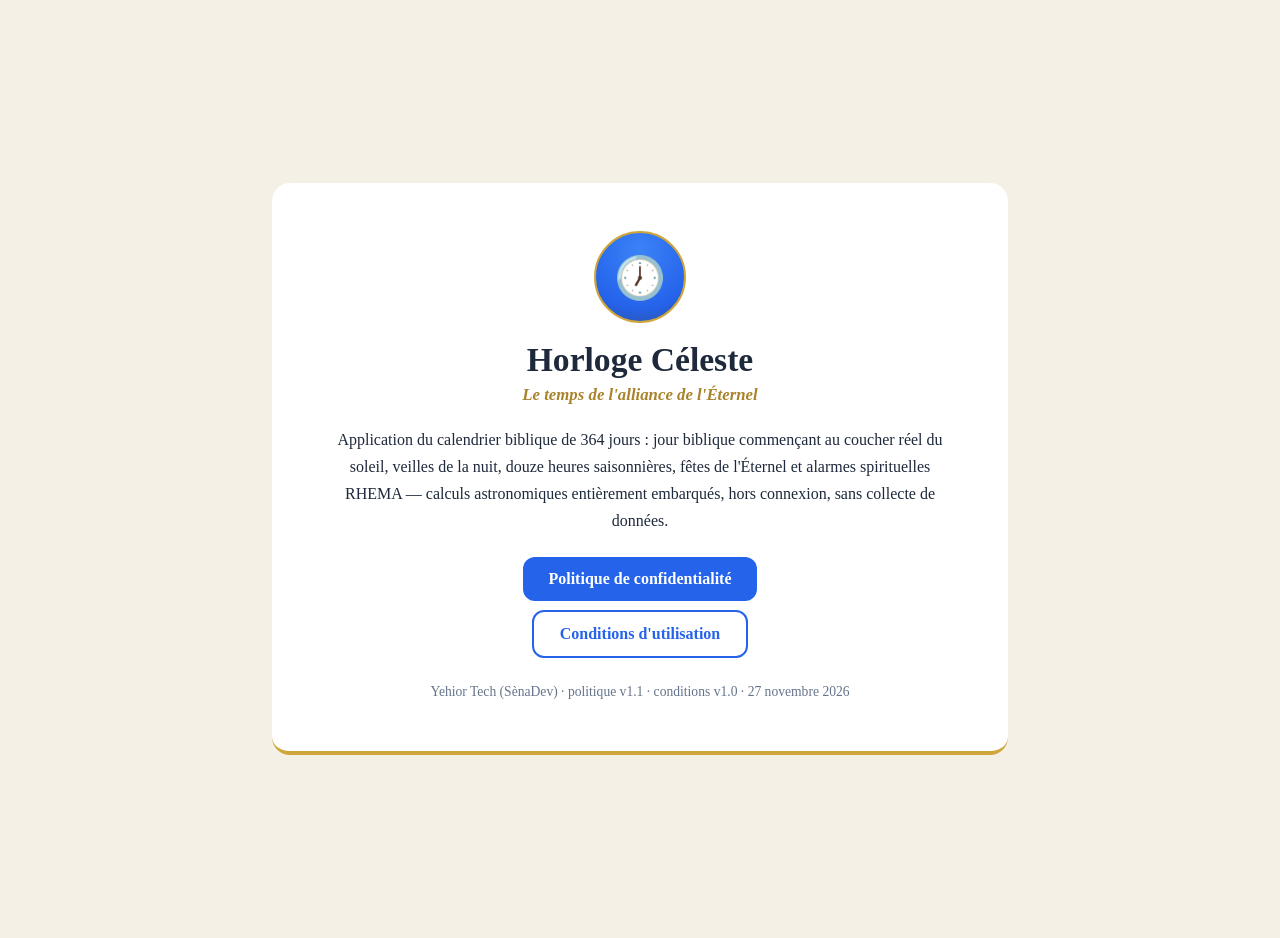
<file: docs/index.html>
<!DOCTYPE html>
<html lang="fr">
<head>
<meta charset="utf-8">
<meta name="viewport" content="width=device-width, initial-scale=1">
<title>Horloge Céleste — Le temps de l'alliance de l'Éternel</title>
<meta name="description" content="Site officiel de l'application Horloge Céleste : calendrier biblique de 364 jours, horloge divine et alarmes spirituelles RHEMA.">
<style>
  body { font-family: Georgia, "Times New Roman", serif; color: #1E293B;
         background: #F5F0E6; margin: 0; min-height: 100vh;
         display: flex; align-items: center; justify-content: center;
         padding: 1.2rem; }
  .page { max-width: 640px; width: 100%; background: #FFFFFF;
          border-radius: 18px; padding: clamp(1.6rem, 5vw, 3rem);
          border-bottom: 4px solid #CFA63A;
          text-align: center; }
  .embleme { width: clamp(64px, 14vw, 88px); height: clamp(64px, 14vw, 88px);
             margin: 0 auto 1.1rem; background: radial-gradient(circle at 50% 20%, #3B82F6, #2563EB 70%, #334155 130%);
             border: 2px solid #CFA63A; border-radius: 50%;
             display: flex; align-items: center; justify-content: center;
             font-size: clamp(1.9rem, 5vw, 2.6rem); }
  h1 { font-size: clamp(1.5rem, 5vw, 2.1rem); margin: 0 0 .4rem; }
  .sous-titre { color: #A9832C; font-weight: bold; font-style: italic;
                font-size: clamp(.9rem, 3vw, 1.05rem); margin-bottom: 1.3rem; }
  p { line-height: 1.7; font-size: clamp(.92rem, 2.6vw, 1rem); margin: 0 0 1.4rem; }
  a.bouton { display: inline-block; background: #2563EB; color: #FFFFFF;
             text-decoration: none; font-weight: bold;
             padding: .8rem 1.6rem; border-radius: 12px;
             font-size: clamp(.9rem, 2.6vw, 1rem); }
  a.bouton:hover { background: #1E40AF; }
  a.bouton.contour { background: transparent; color: #2563EB;
                     border: 2px solid #2563EB; margin-top: .6rem; }
  a.bouton.contour:hover { background: #EFF6FF; }
  .maj { color: #64748B; font-size: .85rem; margin-top: 1.4rem; margin-bottom: 0; }
</style>
</head>
<body>
<div class="page">
  <div class="embleme">🕖</div>
  <h1>Horloge Céleste</h1>
  <div class="sous-titre">Le temps de l'alliance de l'Éternel</div>
  <p>Application du calendrier biblique de 364 jours : jour biblique
  commençant au coucher réel du soleil, veilles de la nuit, douze heures
  saisonnières, fêtes de l'Éternel et alarmes spirituelles RHEMA — calculs
  astronomiques entièrement embarqués, hors connexion, sans collecte de
  données.</p>
  <a class="bouton" href="politique-confidentialite.html">Politique de confidentialité</a>
  <br>
  <a class="bouton contour" href="conditions-utilisation.html">Conditions d'utilisation</a>
  <p class="maj">Yehior Tech (SènaDev) · politique v1.1 · conditions v1.0 · 27 novembre 2026</p>
</div>
</body>
</html>
</file>
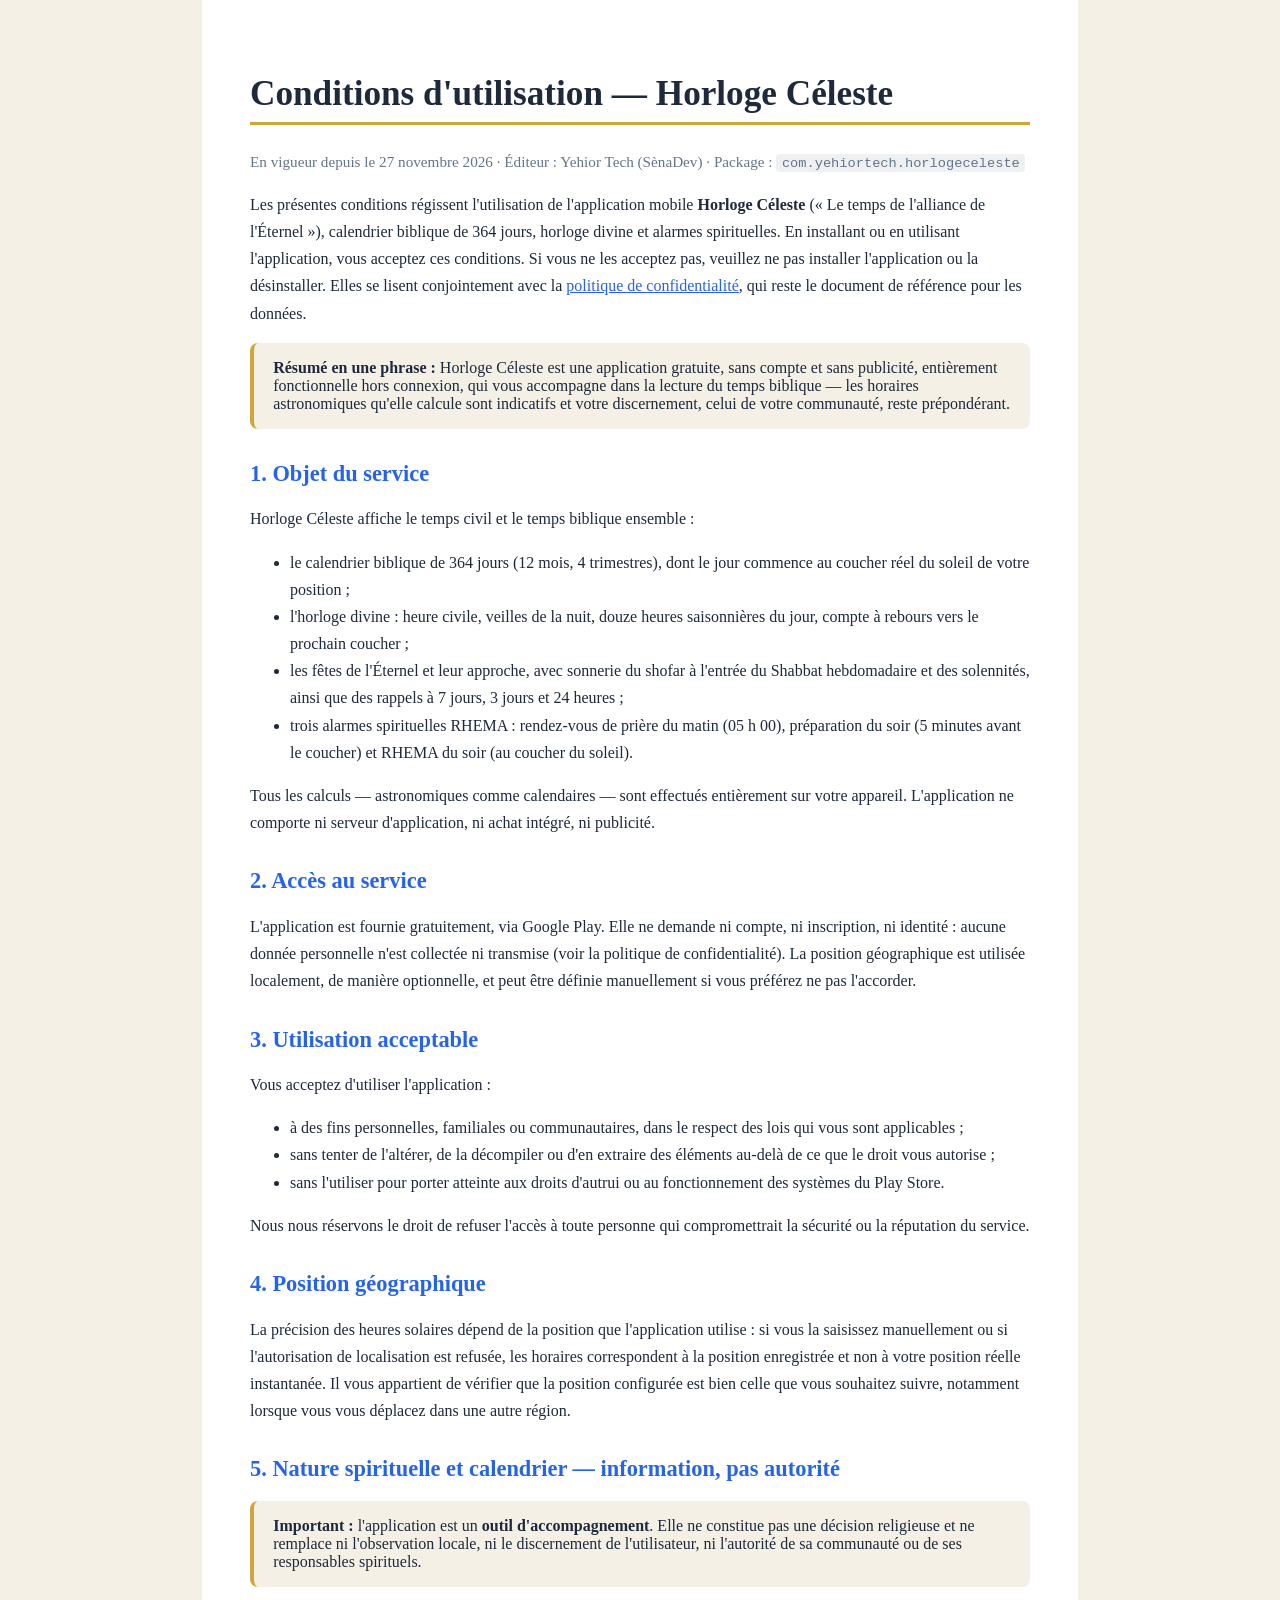
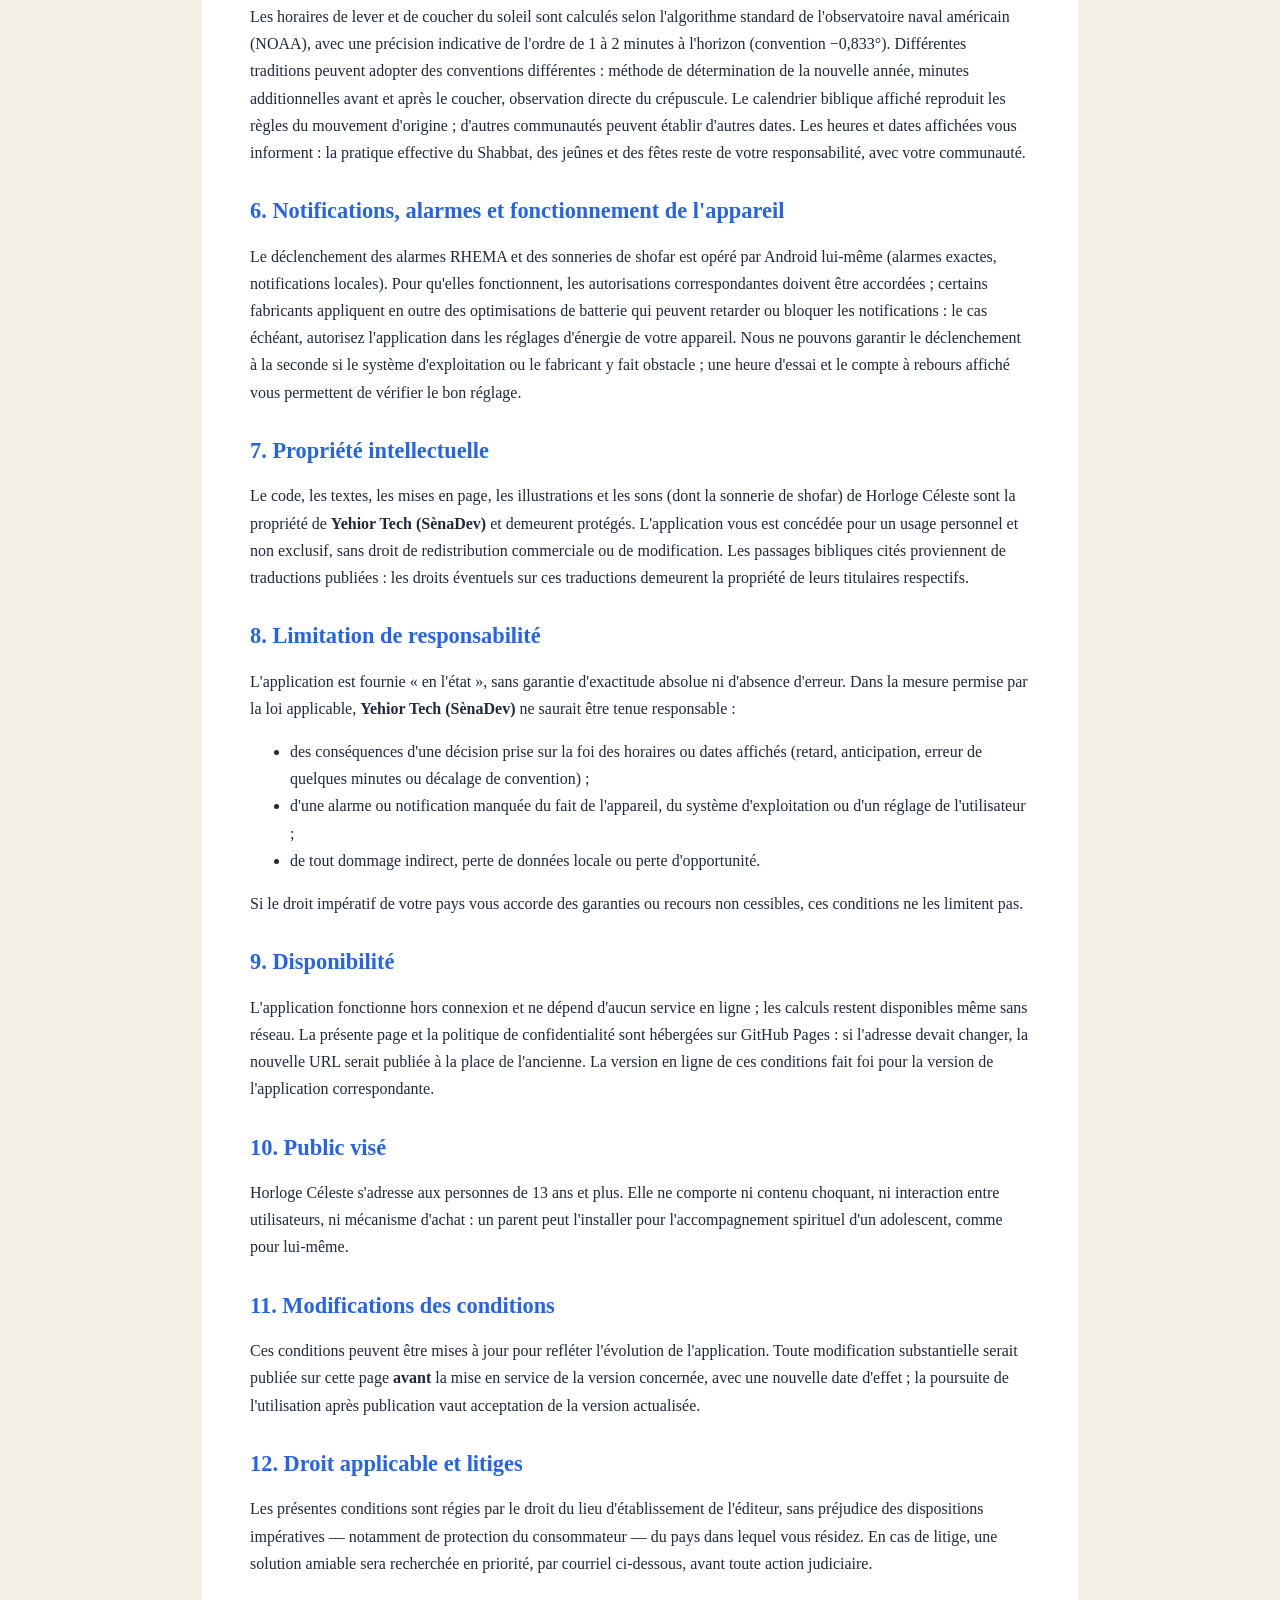
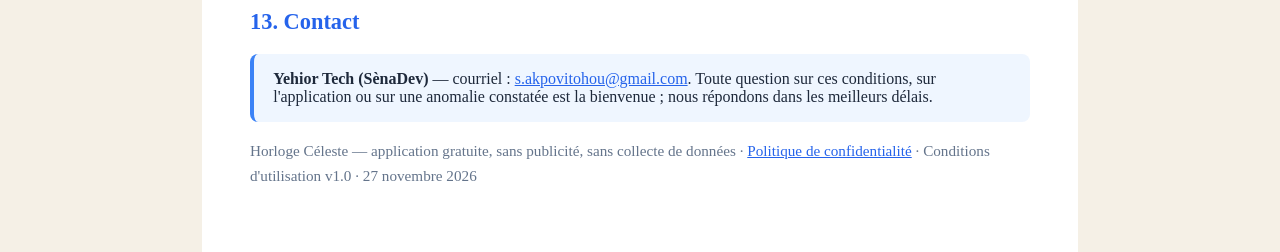
<file: docs/conditions-utilisation.html>
<!DOCTYPE html>
<html lang="fr">
<head>
<meta charset="utf-8">
<meta name="viewport" content="width=device-width, initial-scale=1">
<title>Conditions d'utilisation — Horloge Céleste</title>
<style>
  body { font-family: Georgia, "Times New Roman", serif; color: #1E293B;
         background: #F5F0E6; margin: 0; }
  .page { max-width: 780px; margin: 0 auto; background: #FFFFFF;
          padding: clamp(1.2rem, 4vw, 3rem); min-height: 100vh; }
  h1 { color: #1E293B; border-bottom: 3px solid #CFA63A; padding-bottom: .4rem;
       font-size: clamp(1.5rem, 5vw, 2.2rem); line-height: 1.25; }
  h2 { color: #2563EB; font-size: clamp(1.15rem, 4vw, 1.4rem); margin-top: 2rem; }
  .or { color: #A9832C; font-weight: bold; }
  .carte { background: #F5F0E6; border-left: 4px solid #CFA63A;
           padding: 1rem 1.2rem; border-radius: 8px; margin: 1rem 0; }
  .carte.bleu { background: #EFF6FF; border-left-color: #3B82F6; }
  ul { line-height: 1.7; }
  p, li { line-height: 1.7; }
  .maj { color: #64748B; font-size: .95rem; }
  a { color: #2563EB; }
  code { background: rgba(30,41,59,.07); border-radius: 4px; padding: .1rem .35rem;
         font-family: Consolas, monospace; font-size: .9em; }
</style>
</head>
<body>
<div class="page">
<h1>Conditions d'utilisation — Horloge Céleste</h1>
<p class="maj">En vigueur depuis le 27 novembre 2026 · Éditeur : Yehior Tech (SènaDev) ·
Package : <code>com.yehiortech.horlogeceleste</code></p>

<p>Les présentes conditions régissent l'utilisation de l'application mobile
<strong>Horloge Céleste</strong> (« Le temps de l'alliance de l'Éternel »),
calendrier biblique de 364 jours, horloge divine et alarmes spirituelles.
En installant ou en utilisant l'application, vous acceptez ces conditions.
Si vous ne les acceptez pas, veuillez ne pas installer l'application ou la
désinstaller. Elles se lisent conjointement avec la
<a href="politique-confidentialite.html">politique de confidentialité</a>,
qui reste le document de référence pour les données.</p>

<div class="carte"><strong>Résumé en une phrase :</strong> Horloge Céleste est
une application gratuite, sans compte et sans publicité, entièrement
fonctionnelle hors connexion, qui vous accompagne dans la lecture du temps
biblique — les horaires astronomiques qu'elle calcule sont indicatifs et votre
discernement, celui de votre communauté, reste prépondérant.</div>

<h2>1. Objet du service</h2>
<p>Horloge Céleste affiche le temps civil et le temps biblique ensemble :</p>
<ul>
  <li>le calendrier biblique de 364 jours (12 mois, 4 trimestres), dont le
  jour commence au coucher réel du soleil de votre position ;</li>
  <li>l'horloge divine : heure civile, veilles de la nuit, douze heures
  saisonnières du jour, compte à rebours vers le prochain coucher ;</li>
  <li>les fêtes de l'Éternel et leur approche, avec sonnerie du shofar à
  l'entrée du Shabbat hebdomadaire et des solennités, ainsi que des rappels
  à 7 jours, 3 jours et 24 heures ;</li>
  <li>trois alarmes spirituelles RHEMA : rendez-vous de prière du matin
  (05 h 00), préparation du soir (5 minutes avant le coucher) et RHEMA du
  soir (au coucher du soleil).</li>
</ul>
<p>Tous les calculs — astronomiques comme calendaires — sont effectués
entièrement sur votre appareil. L'application ne comporte ni serveur
d'application, ni achat intégré, ni publicité.</p>

<h2>2. Accès au service</h2>
<p>L'application est fournie gratuitement, via Google Play. Elle ne demande
ni compte, ni inscription, ni identité : aucune donnée personnelle n'est
collectée ni transmise (voir la politique de confidentialité). La position
géographique est utilisée localement, de manière optionnelle, et peut être
définie manuellement si vous préférez ne pas l'accorder.</p>

<h2>3. Utilisation acceptable</h2>
<p>Vous acceptez d'utiliser l'application :</p>
<ul>
  <li>à des fins personnelles, familiales ou communautaires, dans le respect
  des lois qui vous sont applicables ;</li>
  <li>sans tenter de l'altérer, de la décompiler ou d'en extraire des
  éléments au-delà de ce que le droit vous autorise ;</li>
  <li>sans l'utiliser pour porter atteinte aux droits d'autrui ou au
  fonctionnement des systèmes du Play Store.</li>
</ul>
<p>Nous nous réservons le droit de refuser l'accès à toute personne qui
compromettrait la sécurité ou la réputation du service.</p>

<h2>4. Position géographique</h2>
<p>La précision des heures solaires dépend de la position que l'application
utilise : si vous la saisissez manuellement ou si l'autorisation de
localisation est refusée, les horaires correspondent à la position
enregistrée et non à votre position réelle instantanée. Il vous appartient
de vérifier que la position configurée est bien celle que vous souhaitez
suivre, notamment lorsque vous vous déplacez dans une autre région.</p>

<h2>5. Nature spirituelle et calendrier — information, pas autorité</h2>
<div class="carte"><strong>Important :</strong> l'application est un
<strong>outil d'accompagnement</strong>. Elle ne constitue pas une décision
religieuse et ne remplace ni l'observation locale, ni le discernement de
l'utilisateur, ni l'autorité de sa communauté ou de ses responsables
spirituels.</div>
<p>Les horaires de lever et de coucher du soleil sont calculés selon
l'algorithme standard de l'observatoire naval américain (NOAA), avec une
précision indicative de l'ordre de 1 à 2 minutes à l'horizon (convention
−0,833°). Différentes traditions peuvent adopter des conventions
différentes : méthode de détermination de la nouvelle année, minutes
additionnelles avant et après le coucher, observation directe du crépuscule.
Le calendrier biblique affiché reproduit les règles du mouvement
d'origine ; d'autres communautés peuvent établir d'autres dates. Les heures
et dates affichées vous informent : la pratique effective du Shabbat, des
jeûnes et des fêtes reste de votre responsabilité, avec votre communauté.</p>

<h2>6. Notifications, alarmes et fonctionnement de l'appareil</h2>
<p>Le déclenchement des alarmes RHEMA et des sonneries de shofar est opéré
par Android lui-même (alarmes exactes, notifications locales). Pour qu'elles
fonctionnent, les autorisations correspondantes doivent être accordées ;
certains fabricants appliquent en outre des optimisations de batterie qui
peuvent retarder ou bloquer les notifications : le cas échéant, autorisez
l'application dans les réglages d'énergie de votre appareil. Nous ne
pouvons garantir le déclenchement à la seconde si le système d'exploitation
ou le fabricant y fait obstacle ; une heure d'essai et le compte à rebours
affiché vous permettent de vérifier le bon réglage.</p>

<h2>7. Propriété intellectuelle</h2>
<p>Le code, les textes, les mises en page, les illustrations et les sons
(dont la sonnerie de shofar) de Horloge Céleste sont la propriété de
<strong>Yehior Tech (SènaDev)</strong> et demeurent protégés. L'application
vous est concédée pour un usage personnel et non exclusif, sans droit de
redistribution commerciale ou de modification. Les passages bibliques cités
proviennent de traductions publiées : les droits éventuels sur ces
traductions demeurent la propriété de leurs titulaires respectifs.</p>

<h2>8. Limitation de responsabilité</h2>
<p>L'application est fournie « en l'état », sans garantie d'exactitude
absolue ni d'absence d'erreur. Dans la mesure permise par la loi applicable,
<strong>Yehior Tech (SènaDev)</strong> ne saurait être tenue responsable :</p>
<ul>
  <li>des conséquences d'une décision prise sur la foi des horaires ou dates
  affichés (retard, anticipation, erreur de quelques minutes ou décalage de
  convention) ;</li>
  <li>d'une alarme ou notification manquée du fait de l'appareil, du système
  d'exploitation ou d'un réglage de l'utilisateur ;</li>
  <li>de tout dommage indirect, perte de données locale ou perte
  d'opportunité.</li>
</ul>
<p>Si le droit impératif de votre pays vous accorde des garanties ou
recours non cessibles, ces conditions ne les limitent pas.</p>

<h2>9. Disponibilité</h2>
<p>L'application fonctionne hors connexion et ne dépend d'aucun service en
ligne ; les calculs restent disponibles même sans réseau. La présente page
et la politique de confidentialité sont hébergées sur GitHub Pages :
si l'adresse devait changer, la nouvelle URL serait publiée à la place de
l'ancienne. La version en ligne de ces conditions fait foi pour la version
de l'application correspondante.</p>

<h2>10. Public visé</h2>
<p>Horloge Céleste s'adresse aux personnes de 13 ans et plus. Elle ne
comporte ni contenu choquant, ni interaction entre utilisateurs, ni
mécanisme d'achat : un parent peut l'installer pour l'accompagnement
spirituel d'un adolescent, comme pour lui-même.</p>

<h2>11. Modifications des conditions</h2>
<p>Ces conditions peuvent être mises à jour pour refléter l'évolution de
l'application. Toute modification substantielle serait publiée sur cette
page <strong>avant</strong> la mise en service de la version concernée, avec
une nouvelle date d'effet ; la poursuite de l'utilisation après publication
vaut acceptation de la version actualisée.</p>

<h2>12. Droit applicable et litiges</h2>
<p>Les présentes conditions sont régies par le droit du lieu d'établissement
de l'éditeur, sans préjudice des dispositions impératives — notamment de
protection du consommateur — du pays dans lequel vous résidez. En cas de
litige, une solution amiable sera recherchée en priorité, par courriel
ci-dessous, avant toute action judiciaire.</p>

<h2>13. Contact</h2>
<div class="carte bleu"><strong>Yehior Tech (SènaDev)</strong> —
courriel : <a href="mailto:s.akpovitohou@gmail.com">s.akpovitohou@gmail.com</a>.
Toute question sur ces conditions, sur l'application ou sur une anomalie
constatée est la bienvenue ; nous répondons dans les meilleurs délais.</div>

<p class="maj">Horloge Céleste — application gratuite, sans publicité,
sans collecte de données · <a href="politique-confidentialite.html">Politique
de confidentialité</a> · Conditions d'utilisation v1.0 · 27 novembre 2026</p>
</div>
</body>
</html>
</file>
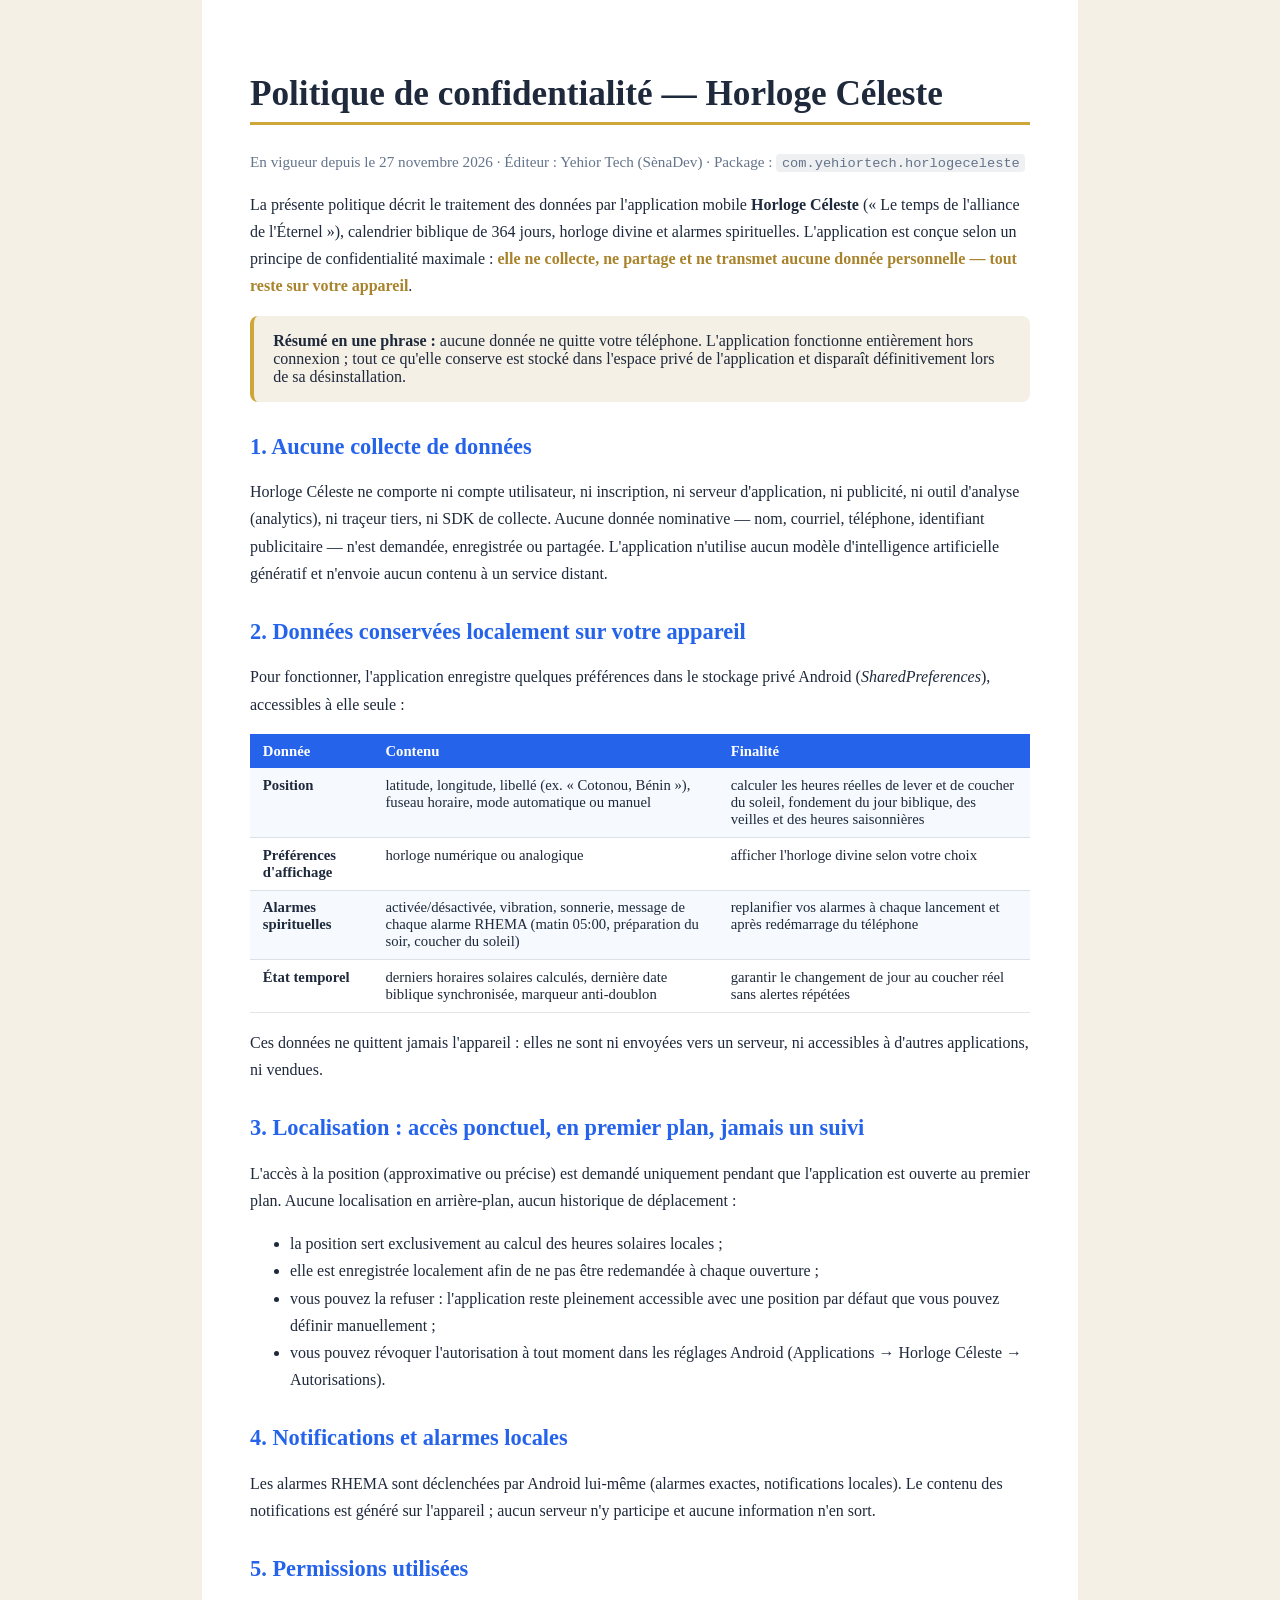
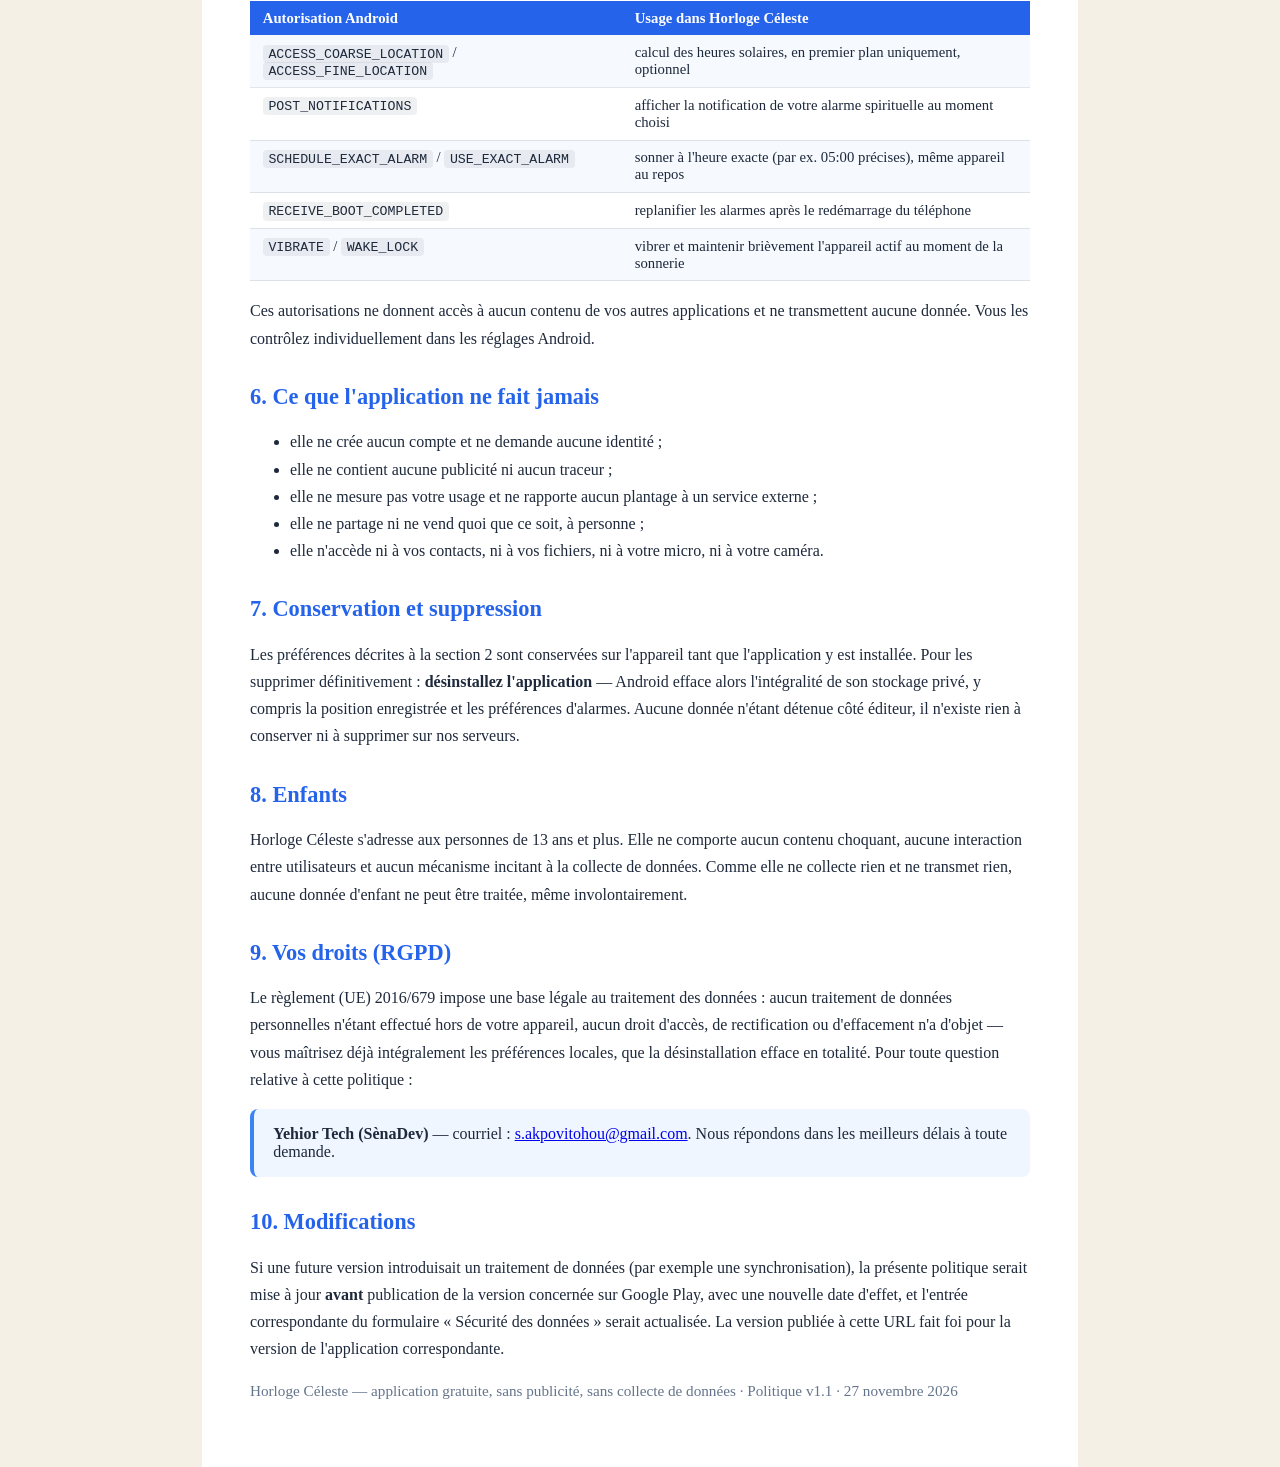
<file: docs/politique-confidentialite.html>
<!DOCTYPE html>
<html lang="fr">
<head>
<meta charset="utf-8">
<meta name="viewport" content="width=device-width, initial-scale=1">
<title>Politique de confidentialité — Horloge Céleste</title>
<style>
  body { font-family: Georgia, "Times New Roman", serif; color: #1E293B;
         background: #F5F0E6; margin: 0; }
  .page { max-width: 780px; margin: 0 auto; background: #FFFFFF;
          padding: clamp(1.2rem, 4vw, 3rem); min-height: 100vh; }
  h1 { color: #1E293B; border-bottom: 3px solid #CFA63A; padding-bottom: .4rem;
       font-size: clamp(1.5rem, 5vw, 2.2rem); line-height: 1.25; }
  h2 { color: #2563EB; font-size: clamp(1.15rem, 4vw, 1.4rem); margin-top: 2rem; }
  .or { color: #A9832C; font-weight: bold; }
  .carte { background: #F5F0E6; border-left: 4px solid #CFA63A;
           padding: 1rem 1.2rem; border-radius: 8px; margin: 1rem 0; }
  .carte.bleu { background: #EFF6FF; border-left-color: #3B82F6; }
  ul { line-height: 1.7; }
  p, li { line-height: 1.7; }
  .maj { color: #64748B; font-size: .95rem; }
  .table-scroll { overflow-x: auto; margin: 1rem 0; -webkit-overflow-scrolling: touch; }
  table { width: 100%; border-collapse: collapse; font-size: .92rem; min-width: 480px; }
  th { background: #2563EB; color: #FFFFFF; text-align: left;
       padding: .55rem .8rem; font-weight: bold; }
  td { padding: .55rem .8rem; border-bottom: 1px solid rgba(30,41,59,.12);
       vertical-align: top; }
  tr:nth-child(even) td { background: rgba(59,130,246,.045); }
  code { background: rgba(30,41,59,.07); border-radius: 4px; padding: .1rem .35rem;
         font-family: Consolas, monospace; font-size: .9em; }
</style>
</head>
<body>
<div class="page">
<h1>Politique de confidentialité — Horloge Céleste</h1>
<p class="maj">En vigueur depuis le 27 novembre 2026 · Éditeur : Yehior Tech (SènaDev) ·
Package : <code>com.yehiortech.horlogeceleste</code></p>

<p>La présente politique décrit le traitement des données par l'application
mobile <strong>Horloge Céleste</strong> (« Le temps de l'alliance de l'Éternel »),
calendrier biblique de 364 jours, horloge divine et alarmes spirituelles.
L'application est conçue selon un principe de confidentialité maximale :
<span class="or">elle ne collecte, ne partage et ne transmet aucune donnée
personnelle — tout reste sur votre appareil</span>.</p>

<div class="carte"><strong>Résumé en une phrase :</strong> aucune donnée ne quitte
votre téléphone. L'application fonctionne entièrement hors connexion ; tout ce
qu'elle conserve est stocké dans l'espace privé de l'application et disparaît
définitivement lors de sa désinstallation.</div>

<h2>1. Aucune collecte de données</h2>
<p>Horloge Céleste ne comporte ni compte utilisateur, ni inscription, ni
serveur d'application, ni publicité, ni outil d'analyse (analytics), ni
traçeur tiers, ni SDK de collecte. Aucune donnée nominative — nom, courriel,
téléphone, identifiant publicitaire — n'est demandée, enregistrée ou
partagée. L'application n'utilise aucun modèle d'intelligence artificielle
génératif et n'envoie aucun contenu à un service distant.</p>

<h2>2. Données conservées localement sur votre appareil</h2>
<p>Pour fonctionner, l'application enregistre quelques préférences dans le
stockage privé Android (<em>SharedPreferences</em>), accessibles à elle
seule :</p>
<div class="table-scroll">
<table>
  <tr><th>Donnée</th><th>Contenu</th><th>Finalité</th></tr>
  <tr><td><strong>Position</strong></td><td>latitude, longitude, libellé
      (ex. « Cotonou, Bénin »), fuseau horaire, mode automatique ou manuel</td>
      <td>calculer les heures réelles de lever et de coucher du soleil,
      fondement du jour biblique, des veilles et des heures saisonnières</td></tr>
  <tr><td><strong>Préférences d'affichage</strong></td><td>horloge numérique
      ou analogique</td><td>afficher l'horloge divine selon votre choix</td></tr>
  <tr><td><strong>Alarmes spirituelles</strong></td><td>activée/désactivée,
      vibration, sonnerie, message de chaque alarme RHEMA (matin 05:00,
      préparation du soir, coucher du soleil)</td>
      <td>replanifier vos alarmes à chaque lancement et après redémarrage du
      téléphone</td></tr>
  <tr><td><strong>État temporel</strong></td><td>derniers horaires solaires
      calculés, dernière date biblique synchronisée, marqueur anti-doublon</td>
      <td>garantir le changement de jour au coucher réel sans alertes
      répétées</td></tr>
</table>
</div>
<p>Ces données ne quittent jamais l'appareil : elles ne sont ni envoyées vers
un serveur, ni accessibles à d'autres applications, ni vendues.</p>

<h2>3. Localisation : accès ponctuel, en premier plan, jamais un suivi</h2>
<p>L'accès à la position (approximative ou précise) est demandé uniquement
pendant que l'application est ouverte au premier plan. Aucune localisation en
arrière-plan, aucun historique de déplacement :</p>
<ul>
  <li>la position sert exclusivement au calcul des heures solaires locales ;</li>
  <li>elle est enregistrée localement afin de ne pas être redemandée à chaque
  ouverture ;</li>
  <li>vous pouvez la refuser : l'application reste pleinement accessible avec
  une position par défaut que vous pouvez définir manuellement ;</li>
  <li>vous pouvez révoquer l'autorisation à tout moment dans les réglages
  Android (Applications → Horloge Céleste → Autorisations).</li>
</ul>

<h2>4. Notifications et alarmes locales</h2>
<p>Les alarmes RHEMA sont déclenchées par Android lui-même (alarmes exactes,
notifications locales). Le contenu des notifications est généré sur
l'appareil ; aucun serveur n'y participe et aucune information n'en sort.</p>

<h2>5. Permissions utilisées</h2>
<div class="table-scroll">
<table>
  <tr><th>Autorisation Android</th><th>Usage dans Horloge Céleste</th></tr>
  <tr><td><code>ACCESS_COARSE_LOCATION</code> / <code>ACCESS_FINE_LOCATION</code></td>
      <td>calcul des heures solaires, en premier plan uniquement, optionnel</td></tr>
  <tr><td><code>POST_NOTIFICATIONS</code></td><td>afficher la notification de
      votre alarme spirituelle au moment choisi</td></tr>
  <tr><td><code>SCHEDULE_EXACT_ALARM</code> / <code>USE_EXACT_ALARM</code></td>
      <td>sonner à l'heure exacte (par ex. 05:00 précises), même appareil au
      repos</td></tr>
  <tr><td><code>RECEIVE_BOOT_COMPLETED</code></td><td>replanifier les alarmes
      après le redémarrage du téléphone</td></tr>
  <tr><td><code>VIBRATE</code> / <code>WAKE_LOCK</code></td><td>vibrer et
      maintenir brièvement l'appareil actif au moment de la sonnerie</td></tr>
</table>
</div>
<p>Ces autorisations ne donnent accès à aucun contenu de vos autres
applications et ne transmettent aucune donnée. Vous les contrôlez
individuellement dans les réglages Android.</p>

<h2>6. Ce que l'application ne fait jamais</h2>
<ul>
  <li>elle ne crée aucun compte et ne demande aucune identité ;</li>
  <li>elle ne contient aucune publicité ni aucun traceur ;</li>
  <li>elle ne mesure pas votre usage et ne rapporte aucun plantage à un
  service externe ;</li>
  <li>elle ne partage ni ne vend quoi que ce soit, à personne ;</li>
  <li>elle n'accède ni à vos contacts, ni à vos fichiers, ni à votre micro,
  ni à votre caméra.</li>
</ul>

<h2>7. Conservation et suppression</h2>
<p>Les préférences décrites à la section 2 sont conservées sur l'appareil tant
que l'application y est installée. Pour les supprimer définitivement :
<strong>désinstallez l'application</strong> — Android efface alors
l'intégralité de son stockage privé, y compris la position enregistrée et les
préférences d'alarmes. Aucune donnée n'étant détenue côté éditeur, il n'existe
rien à conserver ni à supprimer sur nos serveurs.</p>

<h2>8. Enfants</h2>
<p>Horloge Céleste s'adresse aux personnes de 13 ans et plus. Elle ne comporte
aucun contenu choquant, aucune interaction entre utilisateurs et aucun
mécanisme incitant à la collecte de données. Comme elle ne collecte rien et ne
transmet rien, aucune donnée d'enfant ne peut être traitée, même
involontairement.</p>

<h2>9. Vos droits (RGPD)</h2>
<p>Le règlement (UE) 2016/679 impose une base légale au traitement des
données : aucun traitement de données personnelles n'étant effectué hors de
votre appareil, aucun droit d'accès, de rectification ou d'effacement n'a
d'objet — vous maîtrisez déjà intégralement les préférences locales, que la
désinstallation efface en totalité. Pour toute question relative à cette
politique :</p>
<div class="carte bleu"><strong>Yehior Tech (SènaDev)</strong> —
courriel : <a href="mailto:s.akpovitohou@gmail.com">s.akpovitohou@gmail.com</a>.
Nous répondons dans les meilleurs délais à toute demande.</div>

<h2>10. Modifications</h2>
<p>Si une future version introduisait un traitement de données (par exemple
une synchronisation), la présente politique serait mise à jour <strong>avant</strong>
publication de la version concernée sur Google Play, avec une nouvelle date
d'effet, et l'entrée correspondante du formulaire « Sécurité des données »
serait actualisée. La version publiée à cette URL fait foi pour la version de
l'application correspondante.</p>

<p class="maj">Horloge Céleste — application gratuite, sans publicité,
sans collecte de données · Politique v1.1 · 27 novembre 2026</p>
</div>
</body>
</html>
</file>
